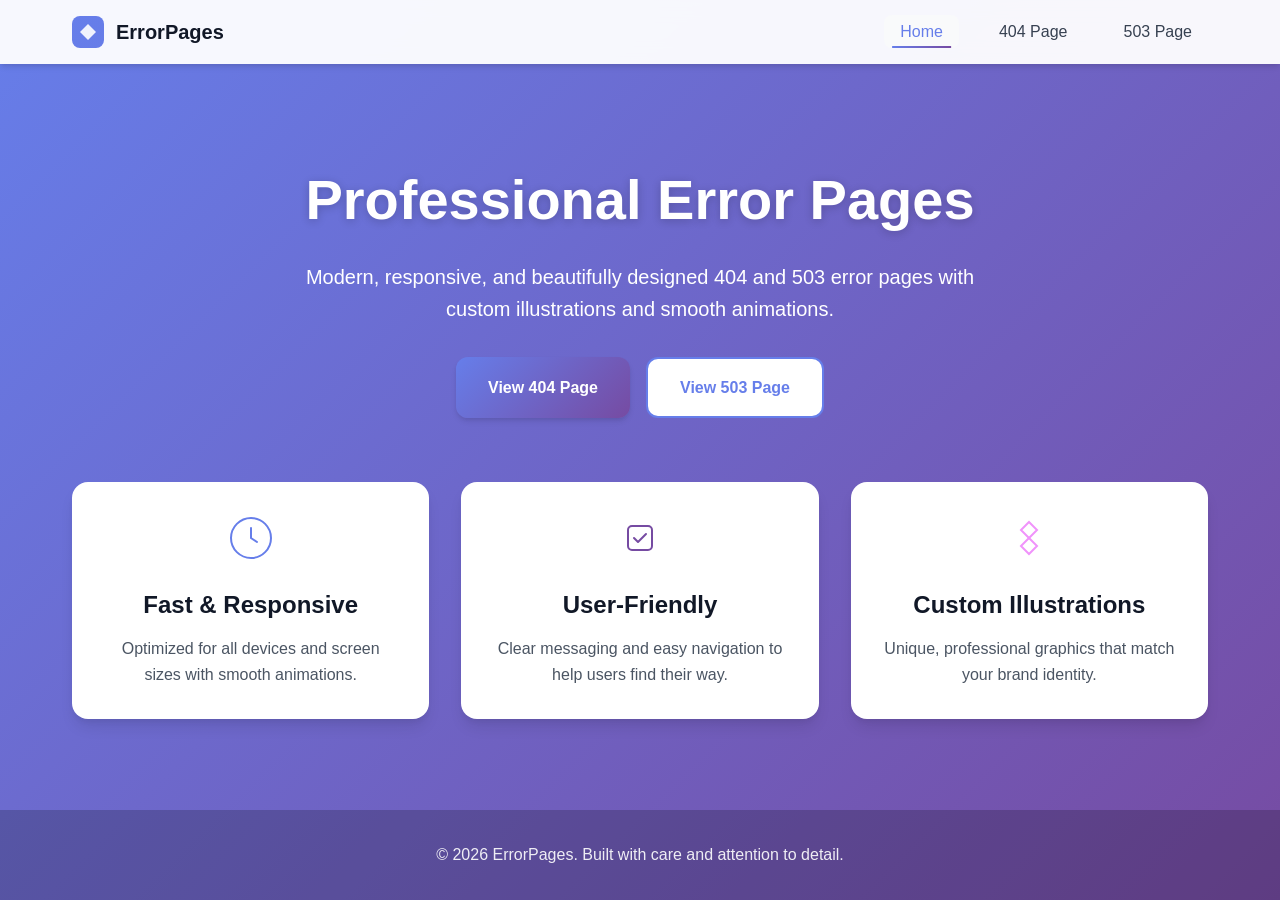
<file: index.html>
<!DOCTYPE html>
<html lang="en">
<head>
    <meta charset="UTF-8">
    <meta name="viewport" content="width=device-width, initial-scale=1.0">
    <meta name="description" content="Modern responsive website with professional error pages">
    <title>Home - Error Pages Showcase</title>
    <link rel="stylesheet" href="styles.css">
</head>
<body>
    <nav class="navbar">
        <div class="container">
            <div class="nav-brand">
                <svg width="32" height="32" viewBox="0 0 32 32" fill="none">
                    <rect width="32" height="32" rx="8" fill="url(#gradient1)"/>
                    <path d="M16 8L24 16L16 24L8 16L16 8Z" fill="white" opacity="0.9"/>
                    <defs>
                        <linearGradient id="gradient1" x1="0" y1="0" x2="32" y2="32">
                            <stop offset="0%" stop-color="#667eea"/>
                            <stop offset="100%" stop-color="#764ba2"/>
                        </linearGradient>
                    </defs>
                </svg>
                <span>ErrorPages</span>
            </div>
            <ul class="nav-links">
                <li><a href="index.html" class="active">Home</a></li>
                <li><a href="404.html">404 Page</a></li>
                <li><a href="503.html">503 Page</a></li>
            </ul>
        </div>
    </nav>

    <main class="hero">
        <div class="container">
            <div class="hero-content">
                <h1 class="hero-title">Professional Error Pages</h1>
                <p class="hero-subtitle">Modern, responsive, and beautifully designed 404 and 503 error pages with custom illustrations and smooth animations.</p>
                <div class="hero-buttons">
                    <a href="404.html" class="btn btn-primary">View 404 Page</a>
                    <a href="503.html" class="btn btn-secondary">View 503 Page</a>
                </div>
            </div>
            
            <div class="features-grid">
                <div class="feature-card">
                    <div class="feature-icon">
                        <svg width="48" height="48" viewBox="0 0 48 48" fill="none">
                            <circle cx="24" cy="24" r="20" stroke="#667eea" stroke-width="2" fill="none"/>
                            <path d="M24 14V24L30 28" stroke="#667eea" stroke-width="2" stroke-linecap="round"/>
                        </svg>
                    </div>
                    <h3>Fast & Responsive</h3>
                    <p>Optimized for all devices and screen sizes with smooth animations.</p>
                </div>
                
                <div class="feature-card">
                    <div class="feature-icon">
                        <svg width="48" height="48" viewBox="0 0 48 48" fill="none">
                            <rect x="12" y="12" width="24" height="24" rx="4" stroke="#764ba2" stroke-width="2" fill="none"/>
                            <path d="M18 24L22 28L30 20" stroke="#764ba2" stroke-width="2" stroke-linecap="round" stroke-linejoin="round"/>
                        </svg>
                    </div>
                    <h3>User-Friendly</h3>
                    <p>Clear messaging and easy navigation to help users find their way.</p>
                </div>
                
                <div class="feature-card">
                    <div class="feature-icon">
                        <svg width="48" height="48" viewBox="0 0 48 48" fill="none">
                            <path d="M24 8L32 16L24 24L16 16L24 8Z" stroke="#f093fb" stroke-width="2" fill="none"/>
                            <path d="M24 24L32 32L24 40L16 32L24 24Z" stroke="#f093fb" stroke-width="2" fill="none"/>
                        </svg>
                    </div>
                    <h3>Custom Illustrations</h3>
                    <p>Unique, professional graphics that match your brand identity.</p>
                </div>
            </div>
        </div>
    </main>

    <footer class="footer">
        <div class="container">
            <p>&copy; 2026 ErrorPages. Built with care and attention to detail.</p>
        </div>
    </footer>

    <script src="script.js"></script>
</body>
</html>
</file>
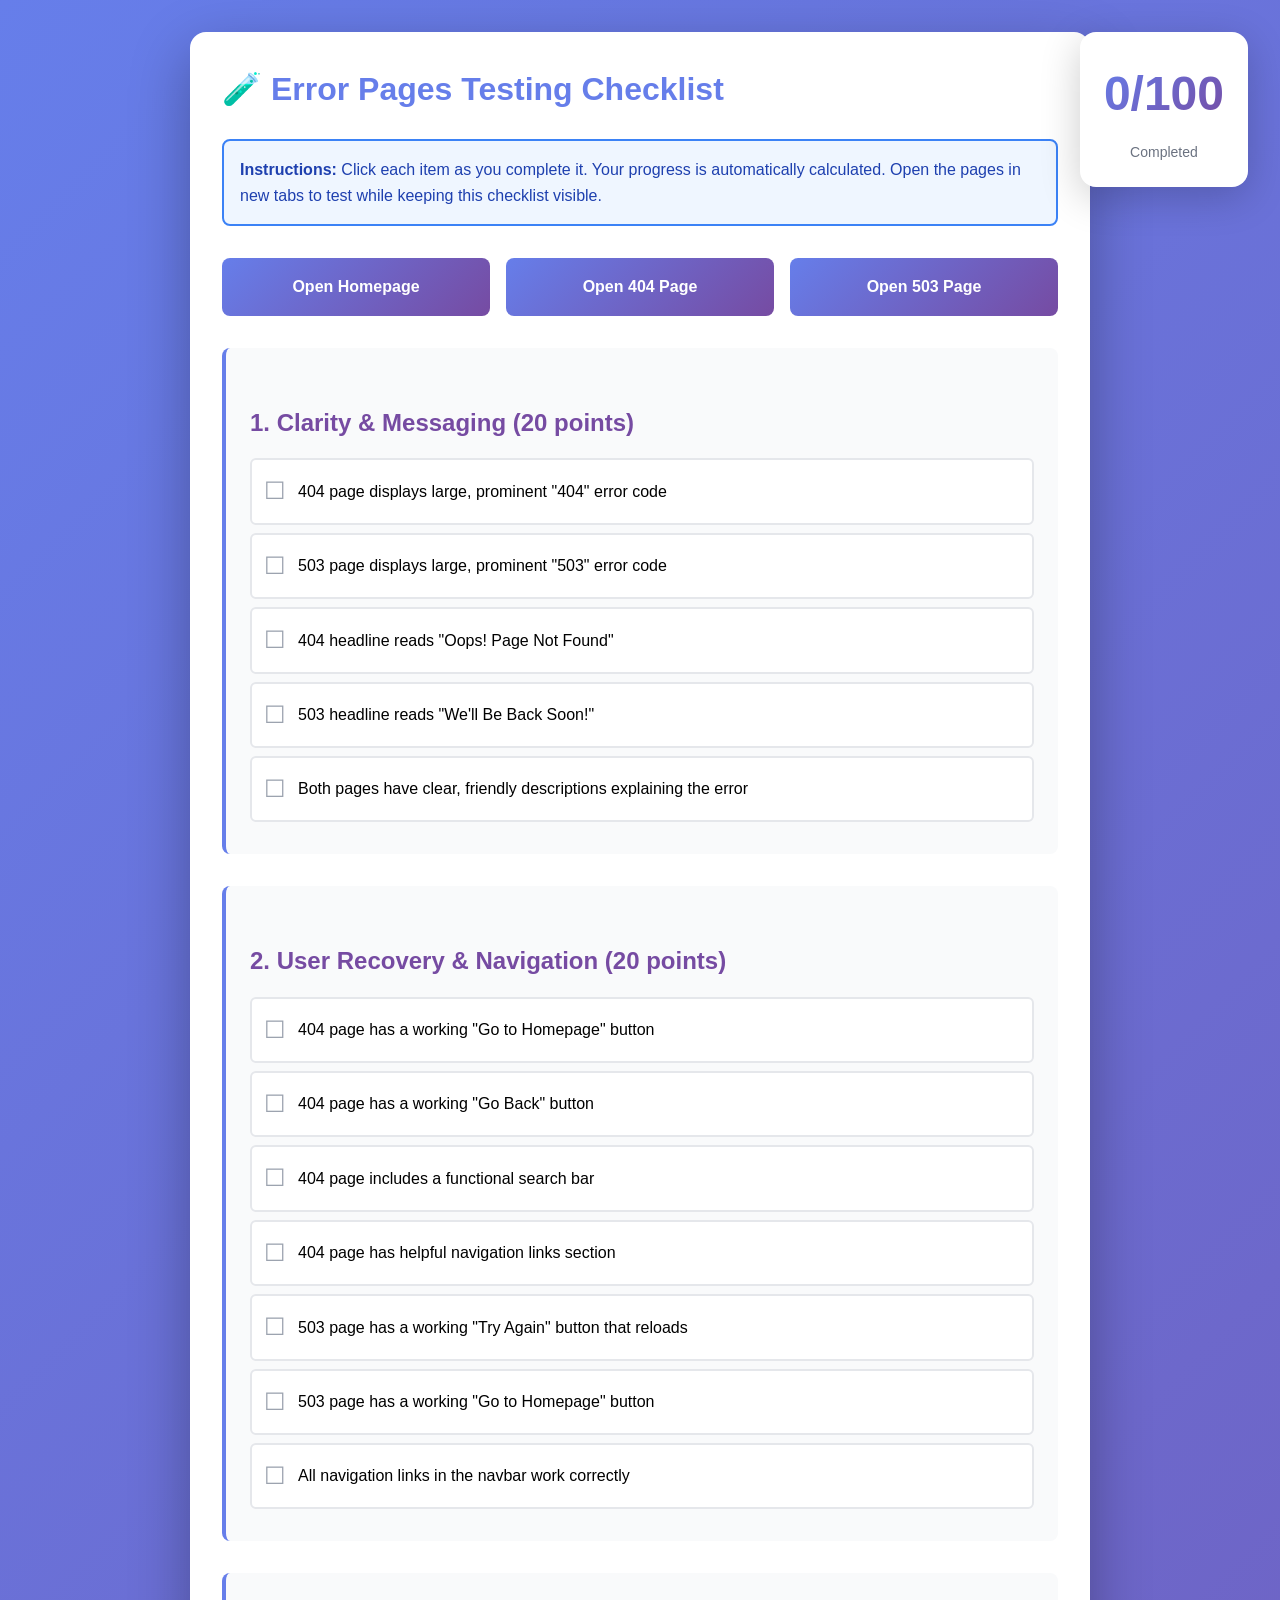
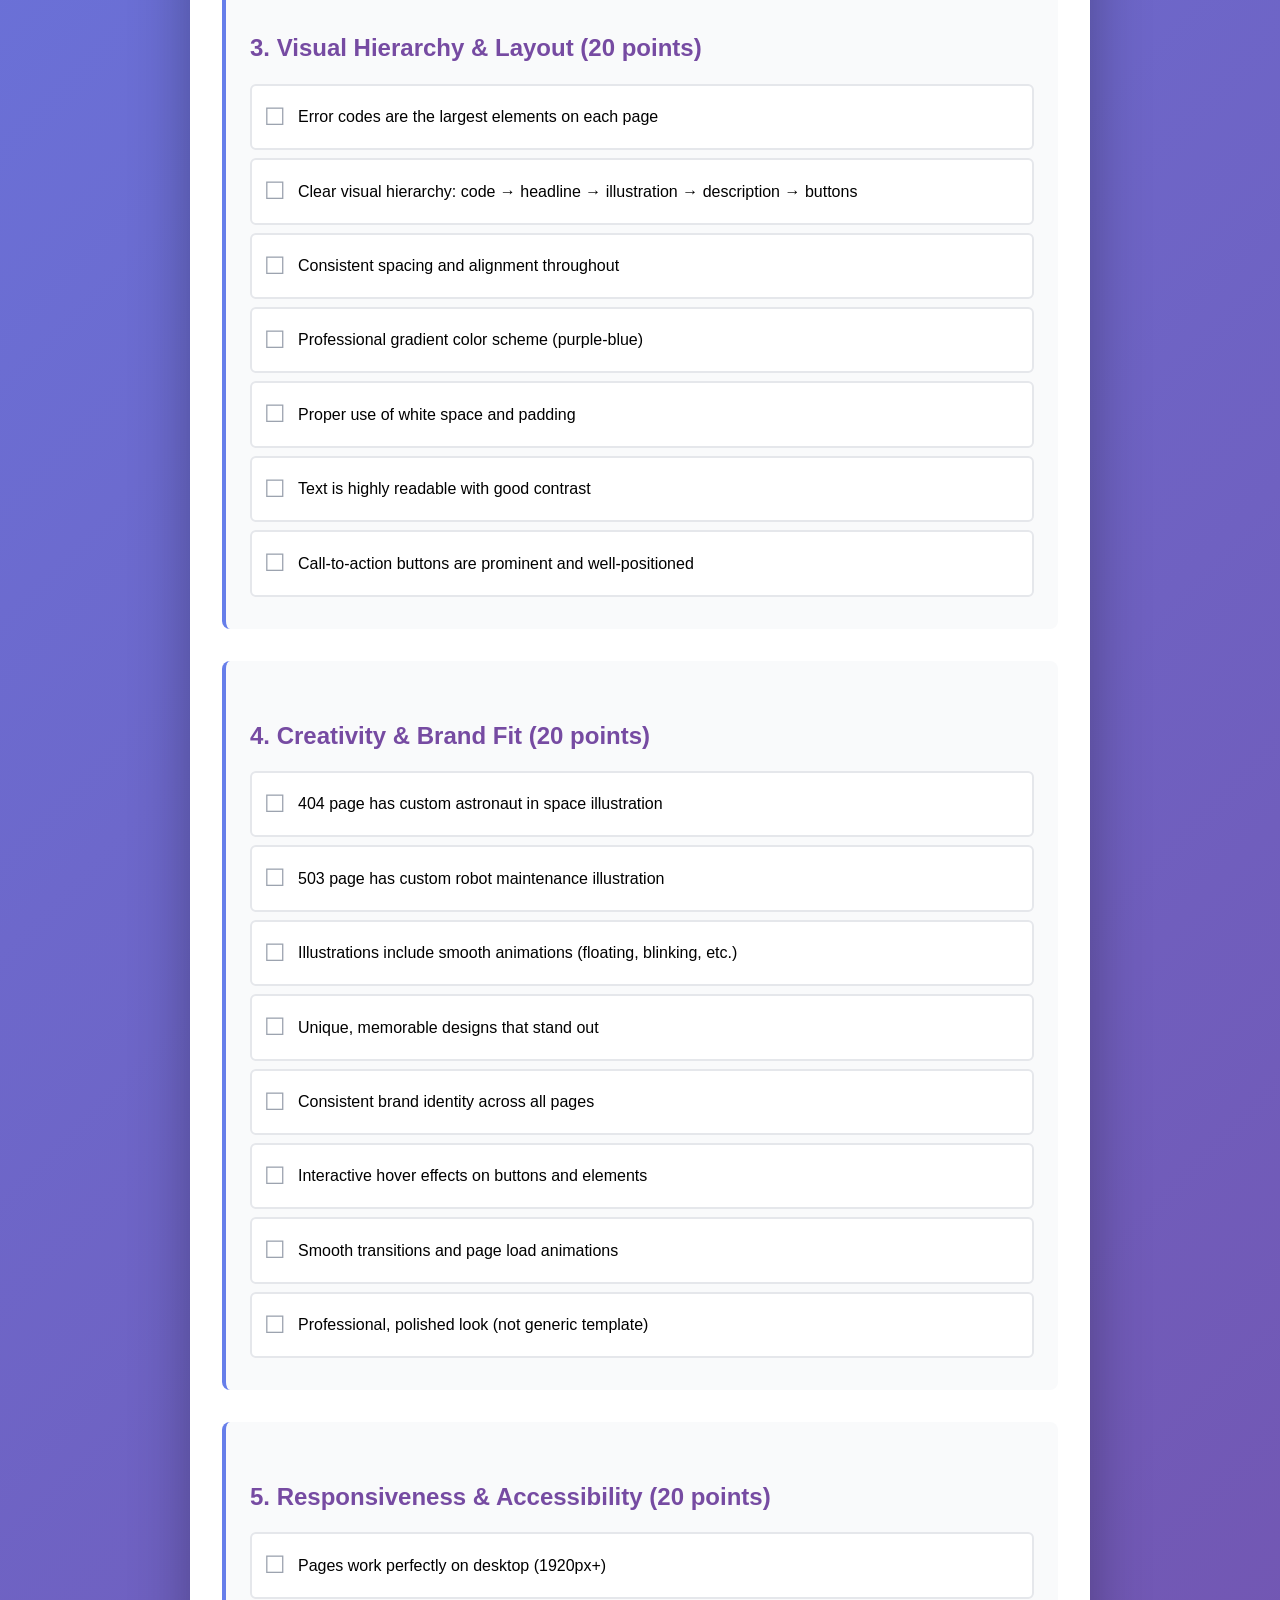
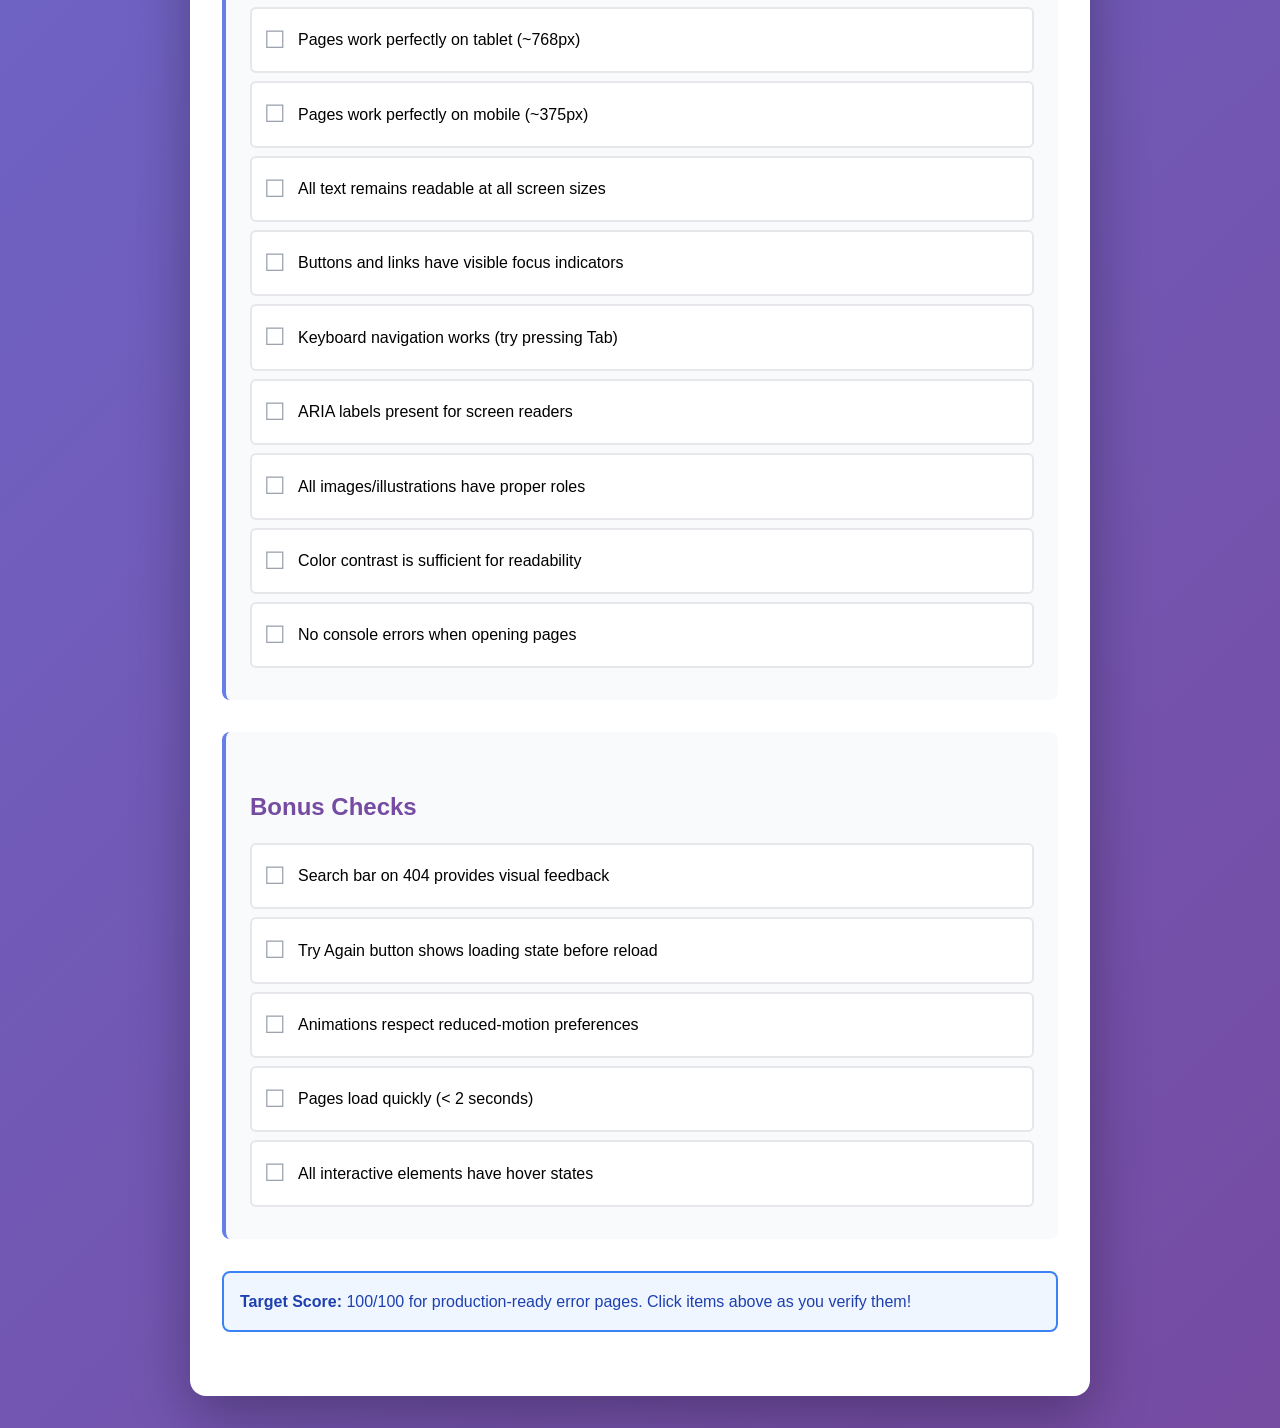
<file: test-checklist.html>
<!DOCTYPE html>
<html lang="en">
<head>
    <meta charset="UTF-8">
    <meta name="viewport" content="width=device-width, initial-scale=1.0">
    <title>Testing Checklist - Error Pages</title>
    <style>
        * {
            margin: 0;
            padding: 0;
            box-sizing: border-box;
        }
        
        body {
            font-family: -apple-system, BlinkMacSystemFont, 'Segoe UI', sans-serif;
            line-height: 1.6;
            padding: 2rem;
            background: linear-gradient(135deg, #667eea 0%, #764ba2 100%);
            min-height: 100vh;
        }
        
        .container {
            max-width: 900px;
            margin: 0 auto;
            background: white;
            border-radius: 1rem;
            padding: 2rem;
            box-shadow: 0 20px 60px rgba(0, 0, 0, 0.3);
        }
        
        h1 {
            color: #667eea;
            margin-bottom: 1.5rem;
            font-size: 2rem;
        }
        
        h2 {
            color: #764ba2;
            margin-top: 2rem;
            margin-bottom: 1rem;
            font-size: 1.5rem;
        }
        
        .section {
            margin-bottom: 2rem;
            padding: 1.5rem;
            background: #f9fafb;
            border-radius: 0.5rem;
            border-left: 4px solid #667eea;
        }
        
        .checklist {
            list-style: none;
        }
        
        .checklist li {
            padding: 0.75rem;
            margin-bottom: 0.5rem;
            background: white;
            border-radius: 0.375rem;
            border: 2px solid #e5e7eb;
            cursor: pointer;
            transition: all 0.2s;
            display: flex;
            align-items: center;
            gap: 0.75rem;
        }
        
        .checklist li:hover {
            border-color: #667eea;
            transform: translateX(5px);
        }
        
        .checklist li.checked {
            background: #ecfdf5;
            border-color: #10b981;
        }
        
        .checklist li::before {
            content: '☐';
            font-size: 1.5rem;
            color: #9ca3af;
        }
        
        .checklist li.checked::before {
            content: '☑';
            color: #10b981;
        }
        
        .quick-links {
            display: grid;
            grid-template-columns: repeat(auto-fit, minmax(200px, 1fr));
            gap: 1rem;
            margin-bottom: 2rem;
        }
        
        .quick-link {
            display: block;
            padding: 1rem;
            background: linear-gradient(135deg, #667eea, #764ba2);
            color: white;
            text-decoration: none;
            border-radius: 0.5rem;
            text-align: center;
            font-weight: 600;
            transition: transform 0.2s;
        }
        
        .quick-link:hover {
            transform: translateY(-3px);
            box-shadow: 0 10px 25px rgba(0, 0, 0, 0.2);
        }
        
        .score {
            position: fixed;
            top: 2rem;
            right: 2rem;
            background: white;
            padding: 1.5rem;
            border-radius: 1rem;
            box-shadow: 0 10px 40px rgba(0, 0, 0, 0.2);
            text-align: center;
            min-width: 150px;
        }
        
        .score-number {
            font-size: 3rem;
            font-weight: 900;
            background: linear-gradient(135deg, #667eea, #764ba2);
            -webkit-background-clip: text;
            -webkit-text-fill-color: transparent;
            background-clip: text;
        }
        
        .score-label {
            color: #6b7280;
            font-size: 0.875rem;
            margin-top: 0.5rem;
        }
        
        .info-box {
            background: #eff6ff;
            border: 2px solid #3b82f6;
            border-radius: 0.5rem;
            padding: 1rem;
            margin-bottom: 2rem;
        }
        
        .info-box p {
            color: #1e40af;
            margin: 0;
        }
        
        @media (max-width: 768px) {
            body {
                padding: 1rem;
            }
            
            .container {
                padding: 1.5rem;
            }
            
            h1 {
                font-size: 1.5rem;
            }
            
            .score {
                position: static;
                margin-bottom: 1.5rem;
            }
            
            .quick-links {
                grid-template-columns: 1fr;
            }
        }
    </style>
</head>
<body>
    <div class="score">
        <div class="score-number" id="score">0</div>
        <div class="score-label">Completed</div>
    </div>
    
    <div class="container">
        <h1>🧪 Error Pages Testing Checklist</h1>
        
        <div class="info-box">
            <p><strong>Instructions:</strong> Click each item as you complete it. Your progress is automatically calculated. Open the pages in new tabs to test while keeping this checklist visible.</p>
        </div>
        
        <div class="quick-links">
            <a href="index.html" target="_blank" class="quick-link">Open Homepage</a>
            <a href="404.html" target="_blank" class="quick-link">Open 404 Page</a>
            <a href="503.html" target="_blank" class="quick-link">Open 503 Page</a>
        </div>
        
        <div class="section">
            <h2>1. Clarity & Messaging (20 points)</h2>
            <ul class="checklist" data-points="20" data-items="5">
                <li>404 page displays large, prominent "404" error code</li>
                <li>503 page displays large, prominent "503" error code</li>
                <li>404 headline reads "Oops! Page Not Found"</li>
                <li>503 headline reads "We'll Be Back Soon!"</li>
                <li>Both pages have clear, friendly descriptions explaining the error</li>
            </ul>
        </div>
        
        <div class="section">
            <h2>2. User Recovery & Navigation (20 points)</h2>
            <ul class="checklist" data-points="20" data-items="7">
                <li>404 page has a working "Go to Homepage" button</li>
                <li>404 page has a working "Go Back" button</li>
                <li>404 page includes a functional search bar</li>
                <li>404 page has helpful navigation links section</li>
                <li>503 page has a working "Try Again" button that reloads</li>
                <li>503 page has a working "Go to Homepage" button</li>
                <li>All navigation links in the navbar work correctly</li>
            </ul>
        </div>
        
        <div class="section">
            <h2>3. Visual Hierarchy & Layout (20 points)</h2>
            <ul class="checklist" data-points="20" data-items="7">
                <li>Error codes are the largest elements on each page</li>
                <li>Clear visual hierarchy: code → headline → illustration → description → buttons</li>
                <li>Consistent spacing and alignment throughout</li>
                <li>Professional gradient color scheme (purple-blue)</li>
                <li>Proper use of white space and padding</li>
                <li>Text is highly readable with good contrast</li>
                <li>Call-to-action buttons are prominent and well-positioned</li>
            </ul>
        </div>
        
        <div class="section">
            <h2>4. Creativity & Brand Fit (20 points)</h2>
            <ul class="checklist" data-points="20" data-items="8">
                <li>404 page has custom astronaut in space illustration</li>
                <li>503 page has custom robot maintenance illustration</li>
                <li>Illustrations include smooth animations (floating, blinking, etc.)</li>
                <li>Unique, memorable designs that stand out</li>
                <li>Consistent brand identity across all pages</li>
                <li>Interactive hover effects on buttons and elements</li>
                <li>Smooth transitions and page load animations</li>
                <li>Professional, polished look (not generic template)</li>
            </ul>
        </div>
        
        <div class="section">
            <h2>5. Responsiveness & Accessibility (20 points)</h2>
            <ul class="checklist" data-points="20" data-items="10">
                <li>Pages work perfectly on desktop (1920px+)</li>
                <li>Pages work perfectly on tablet (~768px)</li>
                <li>Pages work perfectly on mobile (~375px)</li>
                <li>All text remains readable at all screen sizes</li>
                <li>Buttons and links have visible focus indicators</li>
                <li>Keyboard navigation works (try pressing Tab)</li>
                <li>ARIA labels present for screen readers</li>
                <li>All images/illustrations have proper roles</li>
                <li>Color contrast is sufficient for readability</li>
                <li>No console errors when opening pages</li>
            </ul>
        </div>
        
        <div class="section">
            <h2>Bonus Checks</h2>
            <ul class="checklist" data-points="0" data-items="5">
                <li>Search bar on 404 provides visual feedback</li>
                <li>Try Again button shows loading state before reload</li>
                <li>Animations respect reduced-motion preferences</li>
                <li>Pages load quickly (< 2 seconds)</li>
                <li>All interactive elements have hover states</li>
            </ul>
        </div>
        
        <div class="info-box" style="margin-top: 2rem;">
            <p><strong>Target Score:</strong> 100/100 for production-ready error pages. Click items above as you verify them!</p>
        </div>
    </div>
    
    <script>
        const checklistItems = document.querySelectorAll('.checklist li');
        const scoreDisplay = document.getElementById('score');
        
        // Load saved state
        const savedState = JSON.parse(localStorage.getItem('checklistState') || '{}');
        
        function updateScore() {
            let totalPoints = 0;
            let earnedPoints = 0;
            
            document.querySelectorAll('.checklist').forEach(list => {
                const points = parseInt(list.dataset.points);
                const items = parseInt(list.dataset.items);
                const checkedItems = list.querySelectorAll('li.checked').length;
                
                totalPoints += points;
                earnedPoints += (checkedItems / items) * points;
            });
            
            scoreDisplay.textContent = Math.round(earnedPoints) + '/' + totalPoints;
        }
        
        checklistItems.forEach((item, index) => {
            // Restore saved state
            if (savedState[index]) {
                item.classList.add('checked');
            }
            
            item.addEventListener('click', function() {
                this.classList.toggle('checked');
                updateScore();
                
                // Save state
                const newState = {};
                checklistItems.forEach((item, idx) => {
                    if (item.classList.contains('checked')) {
                        newState[idx] = true;
                    }
                });
                localStorage.setItem('checklistState', JSON.stringify(newState));
            });
        });
        
        // Initialize score
        updateScore();
    </script>
</body>
</html>
</file>
<file: styles.css>
/* ========================================
   CSS Reset & Base Styles
   ======================================== */

* {
    margin: 0;
    padding: 0;
    box-sizing: border-box;
}

:root {
    /* Color Palette */
    --primary-color: #667eea;
    --primary-dark: #5568d3;
    --secondary-color: #764ba2;
    --accent-color: #f093fb;
    --success-color: #48bb78;
    --warning-color: #ed8936;
    --info-color: #4299e1;
    --danger-color: #f56565;
    
    /* Neutral Colors */
    --gray-50: #f9fafb;
    --gray-100: #f3f4f6;
    --gray-200: #e5e7eb;
    --gray-300: #d1d5db;
    --gray-400: #9ca3af;
    --gray-500: #6b7280;
    --gray-600: #4b5563;
    --gray-700: #374151;
    --gray-800: #1f2937;
    --gray-900: #111827;
    
    /* Typography */
    --font-sans: -apple-system, BlinkMacSystemFont, 'Segoe UI', 'Roboto', 'Oxygen', 'Ubuntu', 'Cantarell', 'Fira Sans', 'Droid Sans', 'Helvetica Neue', sans-serif;
    --font-mono: 'Monaco', 'Courier New', monospace;
    
    /* Spacing */
    --spacing-xs: 0.5rem;
    --spacing-sm: 0.75rem;
    --spacing-md: 1rem;
    --spacing-lg: 1.5rem;
    --spacing-xl: 2rem;
    --spacing-2xl: 3rem;
    --spacing-3xl: 4rem;
    
    /* Border Radius */
    --radius-sm: 0.375rem;
    --radius-md: 0.5rem;
    --radius-lg: 0.75rem;
    --radius-xl: 1rem;
    
    /* Shadows */
    --shadow-sm: 0 1px 2px 0 rgba(0, 0, 0, 0.05);
    --shadow-md: 0 4px 6px -1px rgba(0, 0, 0, 0.1), 0 2px 4px -1px rgba(0, 0, 0, 0.06);
    --shadow-lg: 0 10px 15px -3px rgba(0, 0, 0, 0.1), 0 4px 6px -2px rgba(0, 0, 0, 0.05);
    --shadow-xl: 0 20px 25px -5px rgba(0, 0, 0, 0.1), 0 10px 10px -5px rgba(0, 0, 0, 0.04);
    
    /* Transitions */
    --transition-fast: 150ms ease-in-out;
    --transition-base: 250ms ease-in-out;
    --transition-slow: 350ms ease-in-out;
}

html {
    font-size: 16px;
    scroll-behavior: smooth;
}

body {
    font-family: var(--font-sans);
    line-height: 1.6;
    color: var(--gray-800);
    background: linear-gradient(135deg, #667eea 0%, #764ba2 100%);
    min-height: 100vh;
    display: flex;
    flex-direction: column;
    -webkit-font-smoothing: antialiased;
    -moz-osx-font-smoothing: grayscale;
}

/* ========================================
   Navigation Bar
   ======================================== */

.navbar {
    background: rgba(255, 255, 255, 0.95);
    backdrop-filter: blur(10px);
    box-shadow: var(--shadow-md);
    position: sticky;
    top: 0;
    z-index: 1000;
    animation: slideDown 0.5s ease-out;
}

@keyframes slideDown {
    from {
        transform: translateY(-100%);
        opacity: 0;
    }
    to {
        transform: translateY(0);
        opacity: 1;
    }
}

.navbar .container {
    display: flex;
    justify-content: space-between;
    align-items: center;
    padding: var(--spacing-md) var(--spacing-xl);
    max-width: 1200px;
    margin: 0 auto;
}

.nav-brand {
    display: flex;
    align-items: center;
    gap: var(--spacing-sm);
    font-size: 1.25rem;
    font-weight: 700;
    color: var(--gray-900);
    text-decoration: none;
    transition: transform var(--transition-fast);
}

.nav-brand:hover {
    transform: scale(1.05);
}

.nav-links {
    display: flex;
    list-style: none;
    gap: var(--spacing-lg);
}

.nav-links a {
    color: var(--gray-700);
    text-decoration: none;
    font-weight: 500;
    padding: var(--spacing-xs) var(--spacing-md);
    border-radius: var(--radius-md);
    transition: all var(--transition-fast);
    position: relative;
}

.nav-links a::after {
    content: '';
    position: absolute;
    bottom: 0;
    left: 50%;
    transform: translateX(-50%);
    width: 0;
    height: 2px;
    background: linear-gradient(90deg, var(--primary-color), var(--secondary-color));
    transition: width var(--transition-base);
}

.nav-links a:hover::after,
.nav-links a.active::after {
    width: 80%;
}

.nav-links a:hover,
.nav-links a.active {
    color: var(--primary-color);
    background: var(--gray-50);
}

/* ========================================
   Container & Layout
   ======================================== */

.container {
    max-width: 1200px;
    margin: 0 auto;
    padding: 0 var(--spacing-xl);
    width: 100%;
}

/* ========================================
   Error Page Styles
   ======================================== */

.error-page {
    flex: 1;
    display: flex;
    align-items: center;
    padding: var(--spacing-3xl) 0;
    animation: fadeIn 0.8s ease-out;
}

@keyframes fadeIn {
    from {
        opacity: 0;
        transform: translateY(20px);
    }
    to {
        opacity: 1;
        transform: translateY(0);
    }
}

.error-content {
    background: white;
    border-radius: var(--radius-xl);
    box-shadow: var(--shadow-xl);
    padding: var(--spacing-3xl);
    text-align: center;
    animation: scaleIn 0.6s cubic-bezier(0.34, 1.56, 0.64, 1);
}

@keyframes scaleIn {
    from {
        transform: scale(0.9);
        opacity: 0;
    }
    to {
        transform: scale(1);
        opacity: 1;
    }
}

/* ========================================
   Error Code Display
   ======================================== */

.error-code {
    display: flex;
    justify-content: center;
    align-items: center;
    gap: var(--spacing-md);
    margin-bottom: var(--spacing-xl);
    font-weight: 900;
    font-size: 6rem;
    line-height: 1;
}

.error-code span {
    display: inline-block;
    animation: bounceIn 0.8s cubic-bezier(0.68, -0.55, 0.265, 1.55);
    background: linear-gradient(135deg, var(--primary-color), var(--secondary-color));
    -webkit-background-clip: text;
    -webkit-text-fill-color: transparent;
    background-clip: text;
}

.error-code .number-4 {
    animation-delay: 0.1s;
}

.error-code .number-0,
.error-code .number-0-503 {
    animation-delay: 0.2s;
    position: relative;
}

.error-code .number-4-2,
.error-code .number-3 {
    animation-delay: 0.3s;
}

.error-code .number-5 {
    animation-delay: 0.1s;
}

@keyframes bounceIn {
    0% {
        transform: scale(0) rotate(-180deg);
        opacity: 0;
    }
    50% {
        transform: scale(1.1) rotate(10deg);
    }
    100% {
        transform: scale(1) rotate(0deg);
        opacity: 1;
    }
}

/* Special styling for 503 error code */
.error-code-503 .number-0-503::after {
    content: '';
    position: absolute;
    top: 50%;
    left: 50%;
    transform: translate(-50%, -50%);
    width: 60%;
    height: 60%;
    border-radius: 50%;
    background: radial-gradient(circle, var(--warning-color) 0%, transparent 70%);
    animation: pulse 2s ease-in-out infinite;
    z-index: -1;
}

/* ========================================
   Illustrations
   ======================================== */

.error-illustration {
    max-width: 600px;
    margin: 0 auto var(--spacing-xl);
    animation: float 3s ease-in-out infinite;
}

.error-illustration svg {
    width: 100%;
    height: auto;
    filter: drop-shadow(0 10px 20px rgba(0, 0, 0, 0.1));
}

@keyframes float {
    0%, 100% {
        transform: translateY(0);
    }
    50% {
        transform: translateY(-20px);
    }
}

/* Astronaut animation */
.astronaut {
    animation: drift 6s ease-in-out infinite;
    transform-origin: center;
}

@keyframes drift {
    0%, 100% {
        transform: translate(0, 0) rotate(0deg);
    }
    33% {
        transform: translate(10px, -10px) rotate(2deg);
    }
    66% {
        transform: translate(-10px, 10px) rotate(-2deg);
    }
}

/* Robot animations */
.robot {
    animation: robotBounce 2s ease-in-out infinite;
}

@keyframes robotBounce {
    0%, 100% {
        transform: translateY(0);
    }
    50% {
        transform: translateY(-5px);
    }
}

.arm-left {
    animation: armWave 2s ease-in-out infinite;
    transform-origin: 240px 220px;
}

.arm-right {
    animation: armWave 2s ease-in-out infinite 0.5s;
    transform-origin: 400px 220px;
}

@keyframes armWave {
    0%, 100% {
        transform: rotate(0deg);
    }
    50% {
        transform: rotate(-10deg);
    }
}

.eye-left, .eye-right {
    animation: blink 4s ease-in-out infinite;
}

@keyframes blink {
    0%, 48%, 52%, 100% {
        transform: scaleY(1);
    }
    50% {
        transform: scaleY(0.1);
    }
}

/* Floating elements animations */
.float-1 {
    animation: floatAround 4s ease-in-out infinite;
}

.float-2 {
    animation: floatAround 5s ease-in-out infinite 1s;
}

.float-3 {
    animation: floatAround 6s ease-in-out infinite 2s;
}

@keyframes floatAround {
    0%, 100% {
        transform: translate(0, 0);
        opacity: 0.4;
    }
    50% {
        transform: translate(20px, -20px);
        opacity: 0.8;
    }
}

/* Star twinkling */
.star {
    animation: twinkle 2s ease-in-out infinite;
}

@keyframes twinkle {
    0%, 100% {
        opacity: 0.3;
    }
    50% {
        opacity: 1;
    }
}

/* Pulse animation for lights */
.pulse {
    animation: pulse 2s ease-in-out infinite;
}

@keyframes pulse {
    0%, 100% {
        opacity: 1;
    }
    50% {
        opacity: 0.4;
    }
}

/* Sparkle animation */
.sparkle-1 {
    animation: sparkle 1.5s ease-in-out infinite;
}

.sparkle-2 {
    animation: sparkle 1.5s ease-in-out infinite 0.3s;
}

.sparkle-3 {
    animation: sparkle 1.5s ease-in-out infinite 0.6s;
}

@keyframes sparkle {
    0%, 100% {
        opacity: 0;
        transform: scale(0);
    }
    50% {
        opacity: 1;
        transform: scale(1);
    }
}

/* ========================================
   Typography
   ======================================== */

.error-title {
    font-size: 2.5rem;
    font-weight: 800;
    color: var(--gray-900);
    margin-bottom: var(--spacing-md);
    animation: slideInUp 0.8s ease-out 0.2s both;
}

@keyframes slideInUp {
    from {
        transform: translateY(30px);
        opacity: 0;
    }
    to {
        transform: translateY(0);
        opacity: 1;
    }
}

.error-description {
    font-size: 1.125rem;
    color: var(--gray-600);
    margin-bottom: var(--spacing-xl);
    max-width: 600px;
    margin-left: auto;
    margin-right: auto;
    line-height: 1.7;
    animation: slideInUp 0.8s ease-out 0.3s both;
}

/* ========================================
   Status Indicator (503 page)
   ======================================== */

.status-indicator {
    display: inline-flex;
    align-items: center;
    gap: var(--spacing-sm);
    background: linear-gradient(135deg, #fff7ed 0%, #fed7aa 100%);
    border: 2px solid var(--warning-color);
    border-radius: var(--radius-lg);
    padding: var(--spacing-md) var(--spacing-lg);
    margin-bottom: var(--spacing-xl);
    animation: slideInUp 0.8s ease-out 0.4s both;
}

.status-icon {
    color: var(--warning-color);
    animation: pulse 2s ease-in-out infinite;
}

.status-text {
    font-size: 0.95rem;
    color: var(--gray-700);
}

.status-text strong {
    color: var(--gray-900);
}

/* ========================================
   Search Bar (404 page)
   ======================================== */

.search-container {
    position: relative;
    max-width: 500px;
    margin: 0 auto var(--spacing-xl);
    animation: slideInUp 0.8s ease-out 0.4s both;
}

.search-icon {
    position: absolute;
    left: var(--spacing-md);
    top: 50%;
    transform: translateY(-50%);
    color: var(--gray-400);
    pointer-events: none;
}

.search-input {
    width: 100%;
    padding: var(--spacing-md) var(--spacing-xl) var(--spacing-md) 3rem;
    border: 2px solid var(--gray-200);
    border-radius: var(--radius-lg);
    font-size: 1rem;
    transition: all var(--transition-base);
    background: white;
}

.search-input:focus {
    outline: none;
    border-color: var(--primary-color);
    box-shadow: 0 0 0 3px rgba(102, 126, 234, 0.1);
}

.search-input::placeholder {
    color: var(--gray-400);
}

.search-button {
    position: absolute;
    right: var(--spacing-xs);
    top: 50%;
    transform: translateY(-50%);
    background: linear-gradient(135deg, var(--primary-color), var(--secondary-color));
    color: white;
    border: none;
    padding: var(--spacing-sm) var(--spacing-lg);
    border-radius: var(--radius-md);
    font-weight: 600;
    cursor: pointer;
    transition: all var(--transition-base);
}

.search-button:hover {
    transform: translateY(-50%) scale(1.05);
    box-shadow: var(--shadow-lg);
}

.search-button:active {
    transform: translateY(-50%) scale(0.98);
}

/* ========================================
   Buttons
   ======================================== */

.error-actions {
    display: flex;
    gap: var(--spacing-md);
    justify-content: center;
    flex-wrap: wrap;
    margin-bottom: var(--spacing-xl);
    animation: slideInUp 0.8s ease-out 0.5s both;
}

.btn {
    display: inline-flex;
    align-items: center;
    gap: var(--spacing-sm);
    padding: var(--spacing-md) var(--spacing-xl);
    border-radius: var(--radius-lg);
    font-size: 1rem;
    font-weight: 600;
    text-decoration: none;
    border: none;
    cursor: pointer;
    transition: all var(--transition-base);
    font-family: var(--font-sans);
}

.btn-primary {
    background: linear-gradient(135deg, var(--primary-color), var(--secondary-color));
    color: white;
    box-shadow: var(--shadow-md);
}

.btn-primary:hover {
    transform: translateY(-2px);
    box-shadow: var(--shadow-xl);
}

.btn-primary:active {
    transform: translateY(0);
}

.btn-secondary {
    background: white;
    color: var(--primary-color);
    border: 2px solid var(--primary-color);
}

.btn-secondary:hover {
    background: var(--primary-color);
    color: white;
    transform: translateY(-2px);
    box-shadow: var(--shadow-lg);
}

.btn-secondary:active {
    transform: translateY(0);
}

.btn:focus-visible {
    outline: 3px solid var(--primary-color);
    outline-offset: 2px;
}

/* ========================================
   Info Box (503 page)
   ======================================== */

.info-box {
    background: linear-gradient(135deg, var(--gray-50), var(--gray-100));
    border-left: 4px solid var(--info-color);
    border-radius: var(--radius-md);
    padding: var(--spacing-lg);
    margin: var(--spacing-xl) 0;
    text-align: left;
    max-width: 600px;
    margin-left: auto;
    margin-right: auto;
    animation: slideInUp 0.8s ease-out 0.6s both;
}

.info-box h3 {
    color: var(--gray-900);
    font-size: 1.25rem;
    margin-bottom: var(--spacing-md);
}

.info-box ul {
    list-style: none;
    padding: 0;
}

.info-box li {
    color: var(--gray-700);
    padding: var(--spacing-xs) 0;
    position: relative;
    padding-left: var(--spacing-lg);
}

.info-box li::before {
    content: '✓';
    position: absolute;
    left: 0;
    color: var(--success-color);
    font-weight: bold;
}

/* ========================================
   Helpful Links (404 page)
   ======================================== */

.helpful-links {
    background: linear-gradient(135deg, var(--gray-50), var(--gray-100));
    border-radius: var(--radius-md);
    padding: var(--spacing-lg);
    margin: var(--spacing-xl) 0;
    max-width: 600px;
    margin-left: auto;
    margin-right: auto;
    animation: slideInUp 0.8s ease-out 0.6s both;
}

.helpful-links h3 {
    color: var(--gray-900);
    font-size: 1.25rem;
    margin-bottom: var(--spacing-md);
    text-align: center;
}

.helpful-links ul {
    list-style: none;
    display: grid;
    grid-template-columns: repeat(auto-fit, minmax(150px, 1fr));
    gap: var(--spacing-sm);
}

.helpful-links li a {
    display: block;
    color: var(--primary-color);
    text-decoration: none;
    padding: var(--spacing-sm);
    border-radius: var(--radius-sm);
    transition: all var(--transition-fast);
    text-align: center;
}

.helpful-links li a:hover {
    background: white;
    transform: translateX(5px);
    box-shadow: var(--shadow-sm);
}

/* ========================================
   Footer Note
   ======================================== */

.error-footer-note {
    color: var(--gray-500);
    font-size: 0.9rem;
    margin-top: var(--spacing-lg);
    animation: slideInUp 0.8s ease-out 0.7s both;
}

/* ========================================
   Hero Section (Homepage)
   ======================================== */

.hero {
    flex: 1;
    display: flex;
    align-items: center;
    padding: var(--spacing-3xl) 0;
}

.hero-content {
    text-align: center;
    color: white;
    margin-bottom: var(--spacing-3xl);
    animation: fadeIn 0.8s ease-out;
}

.hero-title {
    font-size: 3.5rem;
    font-weight: 900;
    margin-bottom: var(--spacing-md);
    text-shadow: 0 2px 10px rgba(0, 0, 0, 0.2);
    animation: slideInUp 0.8s ease-out;
}

.hero-subtitle {
    font-size: 1.25rem;
    margin-bottom: var(--spacing-xl);
    opacity: 0.95;
    max-width: 700px;
    margin-left: auto;
    margin-right: auto;
    animation: slideInUp 0.8s ease-out 0.2s both;
}

.hero-buttons {
    display: flex;
    gap: var(--spacing-md);
    justify-content: center;
    flex-wrap: wrap;
    animation: slideInUp 0.8s ease-out 0.4s both;
}

/* ========================================
   Features Grid
   ======================================== */

.features-grid {
    display: grid;
    grid-template-columns: repeat(auto-fit, minmax(280px, 1fr));
    gap: var(--spacing-xl);
    animation: fadeIn 1s ease-out 0.6s both;
}

.feature-card {
    background: white;
    border-radius: var(--radius-xl);
    padding: var(--spacing-xl);
    text-align: center;
    box-shadow: var(--shadow-lg);
    transition: all var(--transition-base);
    animation: scaleIn 0.6s cubic-bezier(0.34, 1.56, 0.64, 1);
}

.feature-card:nth-child(1) {
    animation-delay: 0.1s;
}

.feature-card:nth-child(2) {
    animation-delay: 0.2s;
}

.feature-card:nth-child(3) {
    animation-delay: 0.3s;
}

.feature-card:hover {
    transform: translateY(-10px);
    box-shadow: var(--shadow-xl);
}

.feature-icon {
    margin-bottom: var(--spacing-md);
}

.feature-card h3 {
    color: var(--gray-900);
    font-size: 1.5rem;
    margin-bottom: var(--spacing-sm);
}

.feature-card p {
    color: var(--gray-600);
    line-height: 1.6;
}

/* ========================================
   Footer
   ======================================== */

.footer {
    background: rgba(0, 0, 0, 0.2);
    color: white;
    text-align: center;
    padding: var(--spacing-xl) 0;
    margin-top: auto;
}

.footer p {
    margin: 0;
    opacity: 0.9;
}

/* ========================================
   Responsive Design
   ======================================== */

@media (max-width: 768px) {
    .navbar .container {
        flex-direction: column;
        gap: var(--spacing-md);
        padding: var(--spacing-md);
    }
    
    .nav-links {
        gap: var(--spacing-md);
    }
    
    .nav-links a {
        padding: var(--spacing-xs) var(--spacing-sm);
        font-size: 0.9rem;
    }
    
    .error-content {
        padding: var(--spacing-xl);
    }
    
    .error-code {
        font-size: 4rem;
        gap: var(--spacing-sm);
    }
    
    .error-title {
        font-size: 1.75rem;
    }
    
    .error-description {
        font-size: 1rem;
    }
    
    .error-illustration {
        max-width: 100%;
        padding: 0 var(--spacing-md);
    }
    
    .hero-title {
        font-size: 2.25rem;
    }
    
    .hero-subtitle {
        font-size: 1rem;
    }
    
    .error-actions {
        flex-direction: column;
        align-items: stretch;
    }
    
    .btn {
        justify-content: center;
    }
    
    .search-input {
        font-size: 0.95rem;
    }
    
    .helpful-links ul {
        grid-template-columns: 1fr;
    }
    
    .features-grid {
        grid-template-columns: 1fr;
    }
}

@media (max-width: 480px) {
    .error-code {
        font-size: 3rem;
    }
    
    .error-title {
        font-size: 1.5rem;
    }
    
    .container {
        padding: 0 var(--spacing-md);
    }
    
    .hero-title {
        font-size: 1.75rem;
    }
    
    .search-button {
        position: static;
        transform: none;
        width: 100%;
        margin-top: var(--spacing-sm);
        border-radius: var(--radius-lg);
    }
    
    .search-button:hover {
        transform: none;
    }
    
    .search-container {
        display: flex;
        flex-direction: column;
    }
}

/* ========================================
   Accessibility
   ======================================== */

.sr-only {
    position: absolute;
    width: 1px;
    height: 1px;
    padding: 0;
    margin: -1px;
    overflow: hidden;
    clip: rect(0, 0, 0, 0);
    white-space: nowrap;
    border-width: 0;
}

/* Focus styles for keyboard navigation */
a:focus-visible,
button:focus-visible,
input:focus-visible {
    outline: 3px solid var(--primary-color);
    outline-offset: 2px;
}

/* Reduced motion for accessibility */
@media (prefers-reduced-motion: reduce) {
    *,
    *::before,
    *::after {
        animation-duration: 0.01ms !important;
        animation-iteration-count: 1 !important;
        transition-duration: 0.01ms !important;
    }
}

/* High contrast mode support */
@media (prefers-contrast: high) {
    .btn-primary {
        border: 2px solid currentColor;
    }
    
    .search-input {
        border-width: 3px;
    }
}

/* Dark mode support */
@media (prefers-color-scheme: dark) {
    /* You can add dark mode styles here if desired */
}

/* Print styles */
@media print {
    .navbar,
    .footer,
    .error-actions {
        display: none;
    }
    
    body {
        background: white;
    }
    
    .error-content {
        box-shadow: none;
    }
}
</file>
